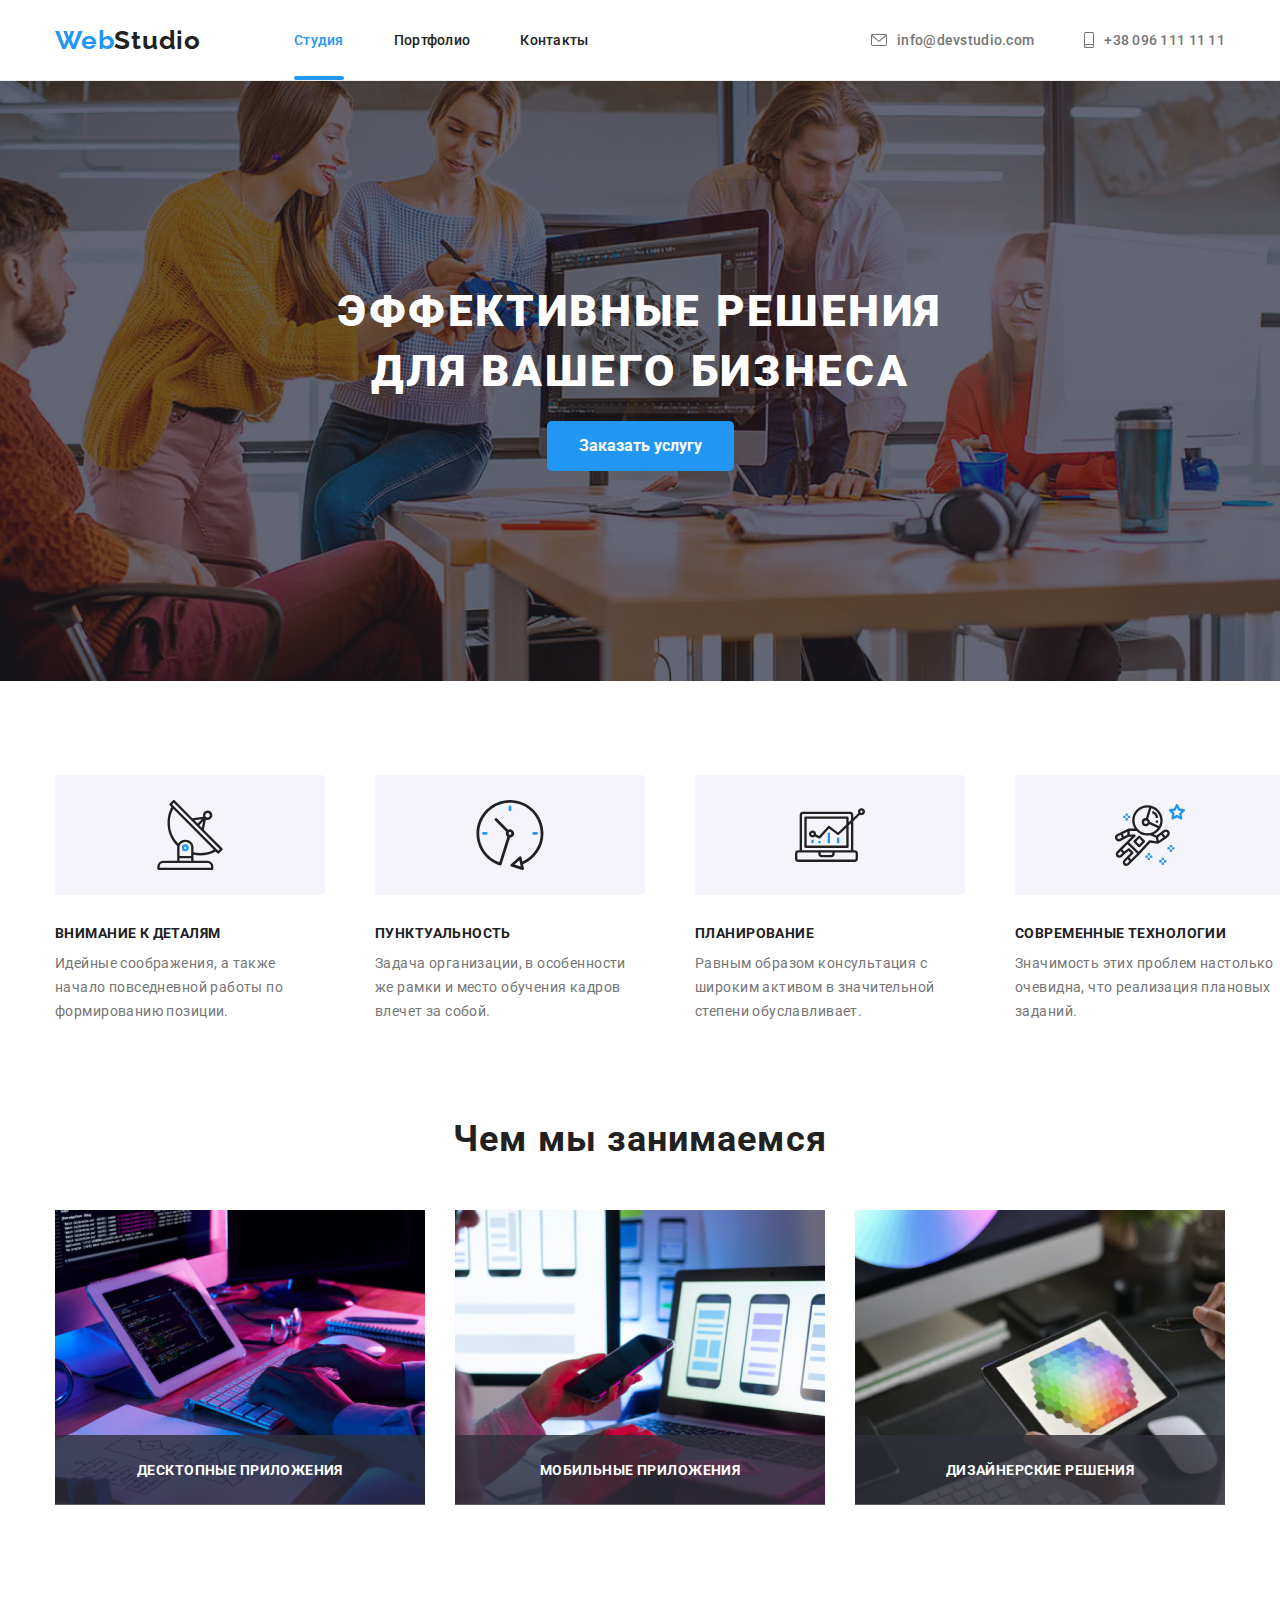
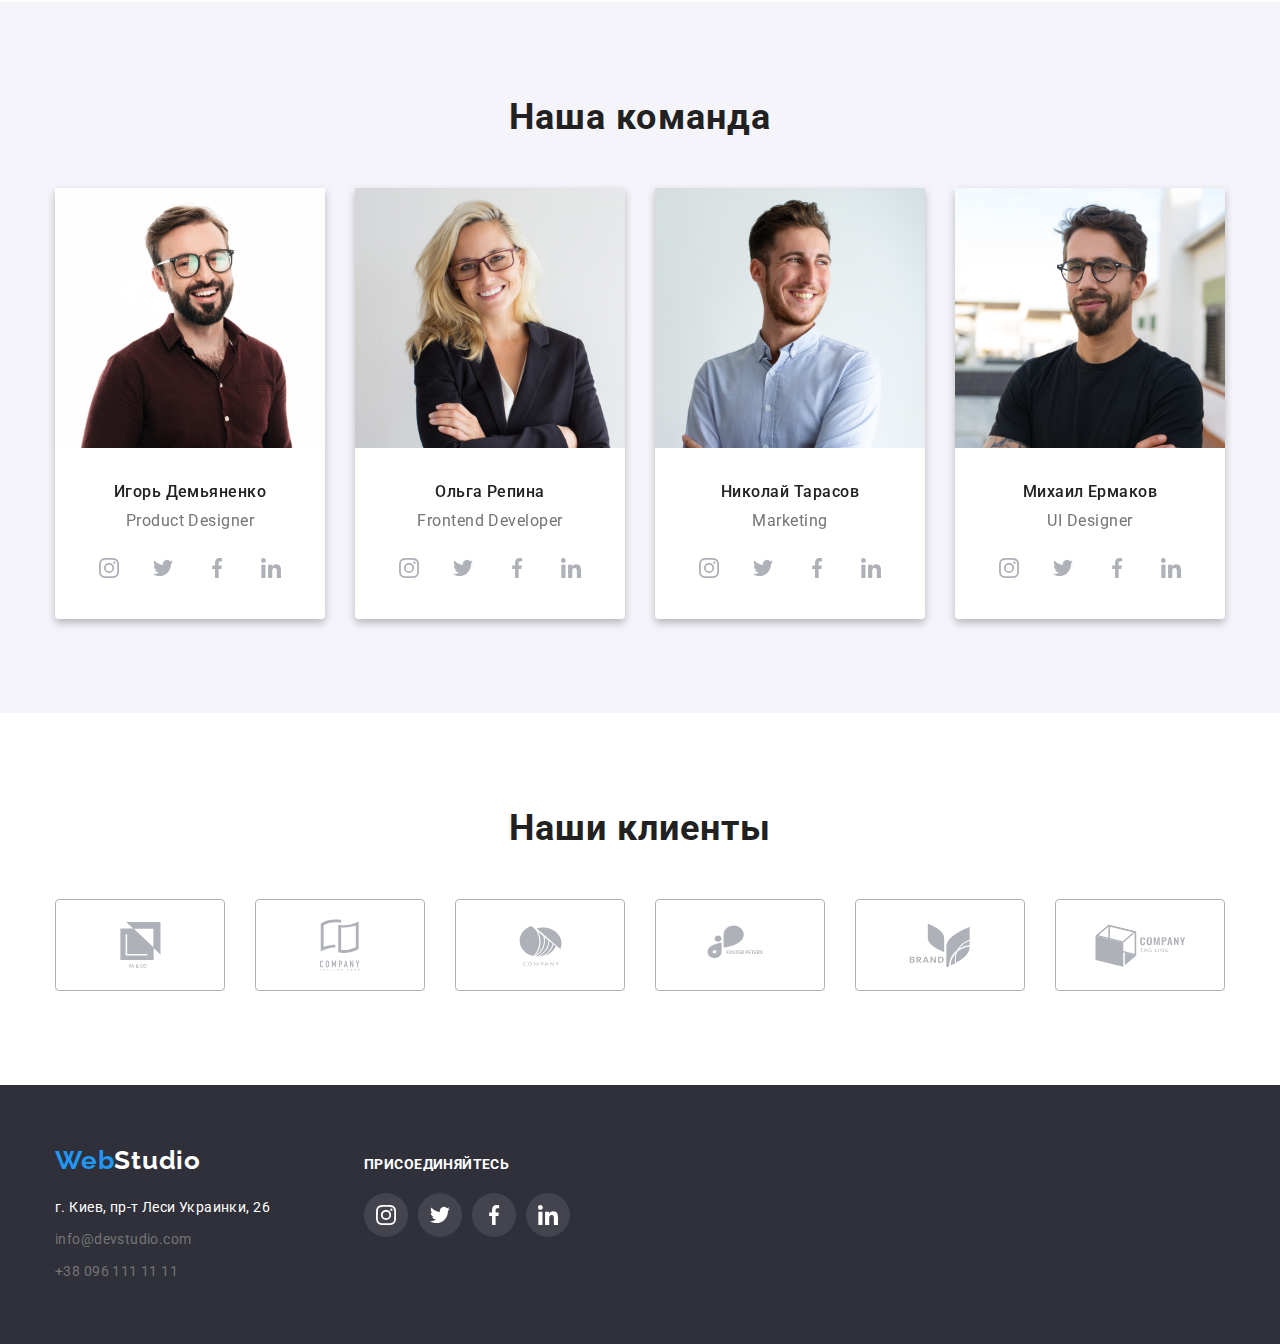
<file: index.html>
<!DOCTYPE html>
<html lang="en">
<head>
    <meta charset="UTF-8">
    <meta http-equiv="X-UA-Compatible" content="IE=edge">
    <meta name="viewport" content="width=device-width, initial-scale=1.0">
    <title>WebStudio</title>
    <link rel="preconnect" href="https://fonts.gstatic.com">
    <link href="https://fonts.googleapis.com/css2?family=Raleway:wght@700&family=Roboto:wght@400;500;700;900&display=swap"
        rel="stylesheet">
    <link rel="stylesheet" href="https://cdnjs.cloudflare.com/ajax/libs/modern-normalize/1.0.0/modern-normalize.min.css">
    <link rel="stylesheet" href="./css/style.css">
</head>
<body>
    <!-- Header -->
    <header class="header">
        <div class="container header-section">
            <!-- Название/логотип компании -->
            <a href="./index.html" class="main-logo"><span class="first-part-of-main-logo">Web</span>Studio</a>
            <!-- Навигация по сайту -->
            <nav>
                <ul class="nav-list">
                    <li class="nav-list-parts">
                        <a href="./index.html" class="nav-links on-this-page">Студия</a>
                    </li>
                    <li class="nav-list-parts">
                        <a href="./portfolio.html" class="nav-links">Портфолио</a>
                    </li>
                    <li class="nav-list-parts">
                        <a href="" class="nav-links">Контакты</a>
                    </li>
                </ul>
            </nav>
            <!-- Контакты -->
            <ul class="contact-list">
                <li class="contact-list-parts">
                    <a href="malito:info@devstudio.com" class="contact-links">
                        <svg class="contact-links-icons" width="16" height="12">
                            <use href="./images/icons.svg#icon-mail"></use>
                        </svg>
                        info@devstudio.com
                    </a>
                </li>
                <li class="contact-list-parts">
                    <a href="tel:+380961111111" class="contact-links">
                        <svg class="contact-links-icons" width="10" height="16">
                            <use href="./images/icons.svg#icon-smartphone"></use>
                        </svg>
                        +38 096 111 11 11
                    </a>
                </li>
            </ul>
        </div>
    </header>
    <!-- Main -->
    <main>
        <!-- Секция - главный посыл -->
        <section class="service">
            <div class="hero-section">
                <h1 class="main-message">Эффективные решения<br>для вашего бизнеса</h1> 
                <button type="button" class="order-service-button" data-modal-open>Заказать услугу</button>
            </div>
            <div class="backdrop is-hidden" data-modal>
                <div class="modal">
                    <button class="modal-close-button" data-modal-close>
                        <svg class="modal-close-icon" width="18px" height="18px">
                           <use href="./images/icons.svg#icon-close-button"></use> 
                        </svg>
                    </button>
                </div>
            </div>
        </section>
        <!-- Секция - Чем мы занимаемся -->
        <section class="our-values">
            <div class="container">
                <div class="our-values-section">
                    <ul class="our-value-list">
                        <li class="our-value-parts">
                            <div class="our-value-container-for-icon">
                                <svg class="our-value-icons">
                                    <use href="./images/icons.svg#icon-our-value-satellite"></use>
                                </svg>
                            </div>
                            <h3 class="our-value-headers">Внимание к деталям</h3>
                            <p class="our-value-descriptions">Идейные соображения, а также начало повседневной работы по формированию позиции.</p>
                        </li>
                        <li class="our-value-parts">
                            <div class="our-value-container-for-icon">
                                <svg class="our-value-icons">
                                    <use href="./images/icons.svg#icon-our-value-clock"></use>
                                </svg>
                            </div>
                            <h3 class="our-value-headers">Пунктуальность</h3>
                            <p class="our-value-descriptions">Задача организации, в особенности же рамки и место обучения кадров влечет за собой.</p>
                        </li>
                        <li class="our-value-parts">
                            <div class="our-value-container-for-icon">
                                <svg class="our-value-icons">
                                    <use href="./images/icons.svg#icon-our-value-computer"></use>
                                </svg>
                            </div>
                            <h3 class="our-value-headers">Планирование</h3>
                            <p class="our-value-descriptions">Равным образом консультация с широким активом в значительной степени обуславливает.</p>
                        </li>
                        <li class="our-value-parts">
                            <div class="our-value-container-for-icon">
                                <svg class="our-value-icons">
                                    <use href="./images/icons.svg#icon-our-value-astronaut"></use>
                                </svg>
                            </div>
                            <h3 class="our-value-headers">Современные технологии</h3>
                            <p class="our-value-descriptions">Значимость этих проблем настолько очевидна, что реализация плановых заданий.</p>
                        </li>
                    </ul>
                </div>
                <div class="what-we-do-section">
                    <h3 class="what-we-do-header">Чем мы занимаемся</h3>    
                    <ul class="what-we-do-list">
                        <li class="what-we-do-parts">
                            <img src="./images/what-we-do/box1.jpg" alt="Чем мы занимаемся1" width="370" height="294">
                            <div class="what-we-do-overlay-img">
                                <p class="what-we-do-overlay-text">Десктопные приложения</p>
                            </div>
                        </li>
                        <li class="what-we-do-parts">
                            <img src="./images/what-we-do/box2.jpg" alt="Чем мы занимаемся2" width="370" height="294">
                            <div class="what-we-do-overlay-img">
                                <p class="what-we-do-overlay-text">Мобильные приложения</p>
                            </div>
                        </li>
                        <li class="what-we-do-parts">
                            <img src="./images/what-we-do/box3.jpg" alt="Чем мы занимаемся3" width="370" height="294">
                            <div class="what-we-do-overlay-img">
                                <p class="what-we-do-overlay-text">Дизайнерские решения</p>
                            </div>
                        </li>
                    </ul>
                </div>
            </div>
        </section>
        <!-- Секция - Наша команда -->
        <section class="our-team">
            <div class="container">
                <div class="our-team-section">
                    <h2 class="our-team-header">Наша команда</h2>
                    <ul class="our-team-list">
                        <li class="our-team-cards">
                            <img class="our-team-photos" src="./images/our-team/img1.jpg" alt="Игорь Демьяненко" width="270" height="260">
                            <h3 class="our-team-members">Игорь Демьяненко</h3>
                            <p class="our-team-member-positions">Product Designer</p>
                            <ul class="socialmedia-list">
                                <li class="socialmedia-parts">
                                    <a href="#" class="socialmedia-links">
                                        <svg class="socialmedia-icons">
                                            <use href="./images/icons.svg#icon-instagram"></use>
                                        </svg>
                                    </a>
                                </li>
                                <li class="socialmedia-parts">
                                    <a href="#" class="socialmedia-links">
                                        <svg class="socialmedia-icons">
                                            <use href="./images/icons.svg#icon-twitter"></use>
                                        </svg>
                                    </a>
                                </li>
                                <li class="socialmedia-parts">
                                    <a href="#" class="socialmedia-links">
                                        <svg class="socialmedia-icons">
                                            <use href="./images/icons.svg#icon-facebook"></use>
                                        </svg>
                                    </a>
                                </li>
                                <li class="socialmedia-parts">
                                    <a href="#" class="socialmedia-links">
                                        <svg class="socialmedia-icons">
                                            <use href="./images/icons.svg#icon-linkedin"></use>
                                        </svg>
                                    </a>
                                </li>
                            </ul>
                        </li>
                        <li class="our-team-cards">
                            <img class="our-team-photos" src="./images/our-team/img2.jpg" alt="Ольга Репина" width="270" height="260">
                            <h3 class="our-team-members">Ольга Репина</h3>
                            <p class="our-team-member-positions">Frontend Developer</p>
                            <ul class="socialmedia-list">
                                <li class="socialmedia-parts">
                                    <a href="#" class="socialmedia-links">
                                        <svg class="socialmedia-icons">
                                            <use href="./images/icons.svg#icon-instagram"></use>
                                        </svg>
                                    </a>
                                </li>
                                <li class="socialmedia-parts">
                                    <a href="#" class="socialmedia-links">
                                        <svg class="socialmedia-icons">
                                            <use href="./images/icons.svg#icon-twitter"></use>
                                        </svg>
                                    </a>
                                </li>
                                <li class="socialmedia-parts">
                                    <a href="#" class="socialmedia-links">
                                        <svg class="socialmedia-icons">
                                            <use href="./images/icons.svg#icon-facebook"></use>
                                        </svg>
                                    </a>
                                </li>
                                <li class="socialmedia-parts">
                                    <a href="#" class="socialmedia-links">
                                        <svg class="socialmedia-icons">
                                            <use href="./images/icons.svg#icon-linkedin"></use>
                                        </svg>
                                    </a>
                                </li>
                            </ul>
                        </li>
                        <li class="our-team-cards">
                            <img class="our-team-photos" src="./images/our-team/img3.jpg" alt="Николай Тарасов" width="270" height="260">
                            <h3 class="our-team-members">Николай Тарасов</h3>
                            <p class="our-team-member-positions">Marketing</p>
                            <ul class="socialmedia-list">
                                <li class="socialmedia-parts">
                                    <a href="#" class="socialmedia-links">
                                        <svg class="socialmedia-icons">
                                            <use href="./images/icons.svg#icon-instagram"></use>
                                        </svg>
                                    </a>
                                </li>
                                <li class="socialmedia-parts">
                                    <a href="#" class="socialmedia-links">
                                        <svg class="socialmedia-icons">
                                            <use href="./images/icons.svg#icon-twitter"></use>
                                        </svg>
                                    </a>
                                </li>
                                <li class="socialmedia-parts">
                                    <a href="#" class="socialmedia-links">
                                        <svg class="socialmedia-icons">
                                            <use href="./images/icons.svg#icon-facebook"></use>
                                        </svg>
                                    </a>
                                </li>
                                <li class="socialmedia-parts">
                                    <a href="#" class="socialmedia-links">
                                        <svg class="socialmedia-icons">
                                            <use href="./images/icons.svg#icon-linkedin"></use>
                                        </svg>
                                    </a>
                                </li>
                            </ul>
                        </li>
                        <li class="our-team-cards">
                            <img class="our-team-photos" src="./images/our-team/img4.jpg" alt="Михаил Ермаков" width="270" height="260">
                            <h3 class="our-team-members">Михаил Ермаков</h3>
                            <p class="our-team-member-positions">UI Designer</p>
                            <ul class="socialmedia-list">
                                <li class="socialmedia-parts">
                                    <a href="#" class="socialmedia-links">
                                        <svg class="socialmedia-icons">
                                            <use href="./images/icons.svg#icon-instagram"></use>
                                        </svg>
                                    </a>
                                </li>
                                <li class="socialmedia-parts">
                                    <a href="#" class="socialmedia-links">
                                        <svg class="socialmedia-icons">
                                            <use href="./images/icons.svg#icon-twitter"></use>
                                        </svg>
                                    </a>
                                </li>
                                <li class="socialmedia-parts">
                                    <a href="#" class="socialmedia-links">
                                        <svg class="socialmedia-icons">
                                            <use href="./images/icons.svg#icon-facebook"></use>
                                        </svg>
                                    </a>
                                </li>
                                <li class="socialmedia-parts">
                                    <a href="#" class="socialmedia-links">
                                        <svg class="socialmedia-icons">
                                            <use href="./images/icons.svg#icon-linkedin"></use>
                                        </svg>
                                    </a>
                                </li>
                            </ul>
                        </li>
                    </ul>
                </div>
            </div>
        </section>
        <section class="our-clients-section">
            <div class="container">
                <h3 class="our-clients-header">Наши клиенты</h3>
                <ul class="our-clients-list">
                    <li class="our-clients-parts">
                        <a href="#" class="our-clients-links">
                            <svg class="our-clients-icons" width="41px" height="46px">
                                <use href="./images/icons.svg#icon-client1"></use>
                            </svg>
                        </a>
                    </li>   
                    <li class="our-clients-parts">
                        <a href="#" class="our-clients-links">
                            <svg class="our-clients-icons" width="40px" height="52px">
                                <use href="./images/icons.svg#icon-client2"></use>
                            </svg>
                        </a>
                    </li>
                    <li class="our-clients-parts">
                        <a href="#" class="our-clients-links">
                            <svg class="our-clients-icons" width="43px" height="41px">
                                <use href="./images/icons.svg#icon-client3"></use>
                            </svg>
                        </a>
                    </li>
                    <li class="our-clients-parts">
                        <a href="#" class="our-clients-links">
                            <svg class="our-clients-icons" width="84px" height="40px">
                                <use href="./images/icons.svg#icon-client4"></use>
                            </svg>
                        </a>
                    </li>
                    <li class="our-clients-parts">
                        <a href="#" class="our-clients-links">
                            <svg class="our-clients-icons" width="62px" height="45px">
                                <use href="./images/icons.svg#icon-client5"></use>
                            </svg>
                        </a>
                    </li>
                    <li class="our-clients-parts">
                        <a href="#" class="our-clients-links">
                            <svg class="our-clients-icons" width="93px" height="43px">
                                <use href="./images/icons.svg#icon-client6"></use>
                            </svg>
                        </a>
                    </li>
                </ul>
            </div>
        </section>
    </main>
    <!-- Footer -->
    <footer class="footer">
        <div class="container footer-parts">
            <div class="addresses-footer-part">
                <a href="" class="main-logo-in-footer"><span class="first-part-of-main-logo">Web</span><span class="second-part-of-main-logo">Studio</span></a>
                    <address>
                        <ul class="footer-addresses-list">
                            <li class="footer-addresses-parts">
                                <a href="" class="footer-contact-links"><span class="address-color">г. Киев, пр-т Леси Украинки, 26</span></a>
                            </li>
                            <li class="footer-addresses-parts">
                                <a  href="malito:info@devstudio.com" class="footer-contact-links">info@devstudio.com</a>
                            </li>   
                            <li class="footer-addresses-parts">
                                <a href="tel:+380961111111" class="footer-contact-links">+38 096 111 11 11</a>
                            </li>
                        </ul>
                    </address>
            </div>
            <div class="subscribe-footer-part">
                <h2 class="subscribe-header">Присоединяйтесь</h2>
                <ul class="socialmedia-list-footer">
                    <li class="socialmedia-parts-footer">
                        <a href="#" class="socialmedia-links-footer">
                            <svg class="socialmedia-icons-footer">
                                <use href="./images/icons.svg#icon-instagram"></use>
                            </svg>
                        </a>
                    </li>
                    <li class="socialmedia-parts-footer">
                        <a href="#" class="socialmedia-links-footer">
                            <svg class="socialmedia-icons-footer">
                                <use href="./images/icons.svg#icon-twitter"></use>
                            </svg>
                        </a>
                    </li>
                    <li class="socialmedia-parts-footer">
                        <a href="#" class="socialmedia-links-footer">
                            <svg class="socialmedia-icons-footer">
                                <use href="./images/icons.svg#icon-facebook"></use>
                            </svg>
                        </a>
                    </li>
                    <li class="socialmedia-parts-footer">
                        <a href="#" class="socialmedia-links-footer">
                            <svg class="socialmedia-icons-footer">
                                <use href="./images/icons.svg#icon-linkedin"></use>
                            </svg>
                        </a>
                    </li>
                </ul>
            </div>
        </div>
    </footer>   
    <script src="./js/modal.js"></script>
</body>
</html>
</file>
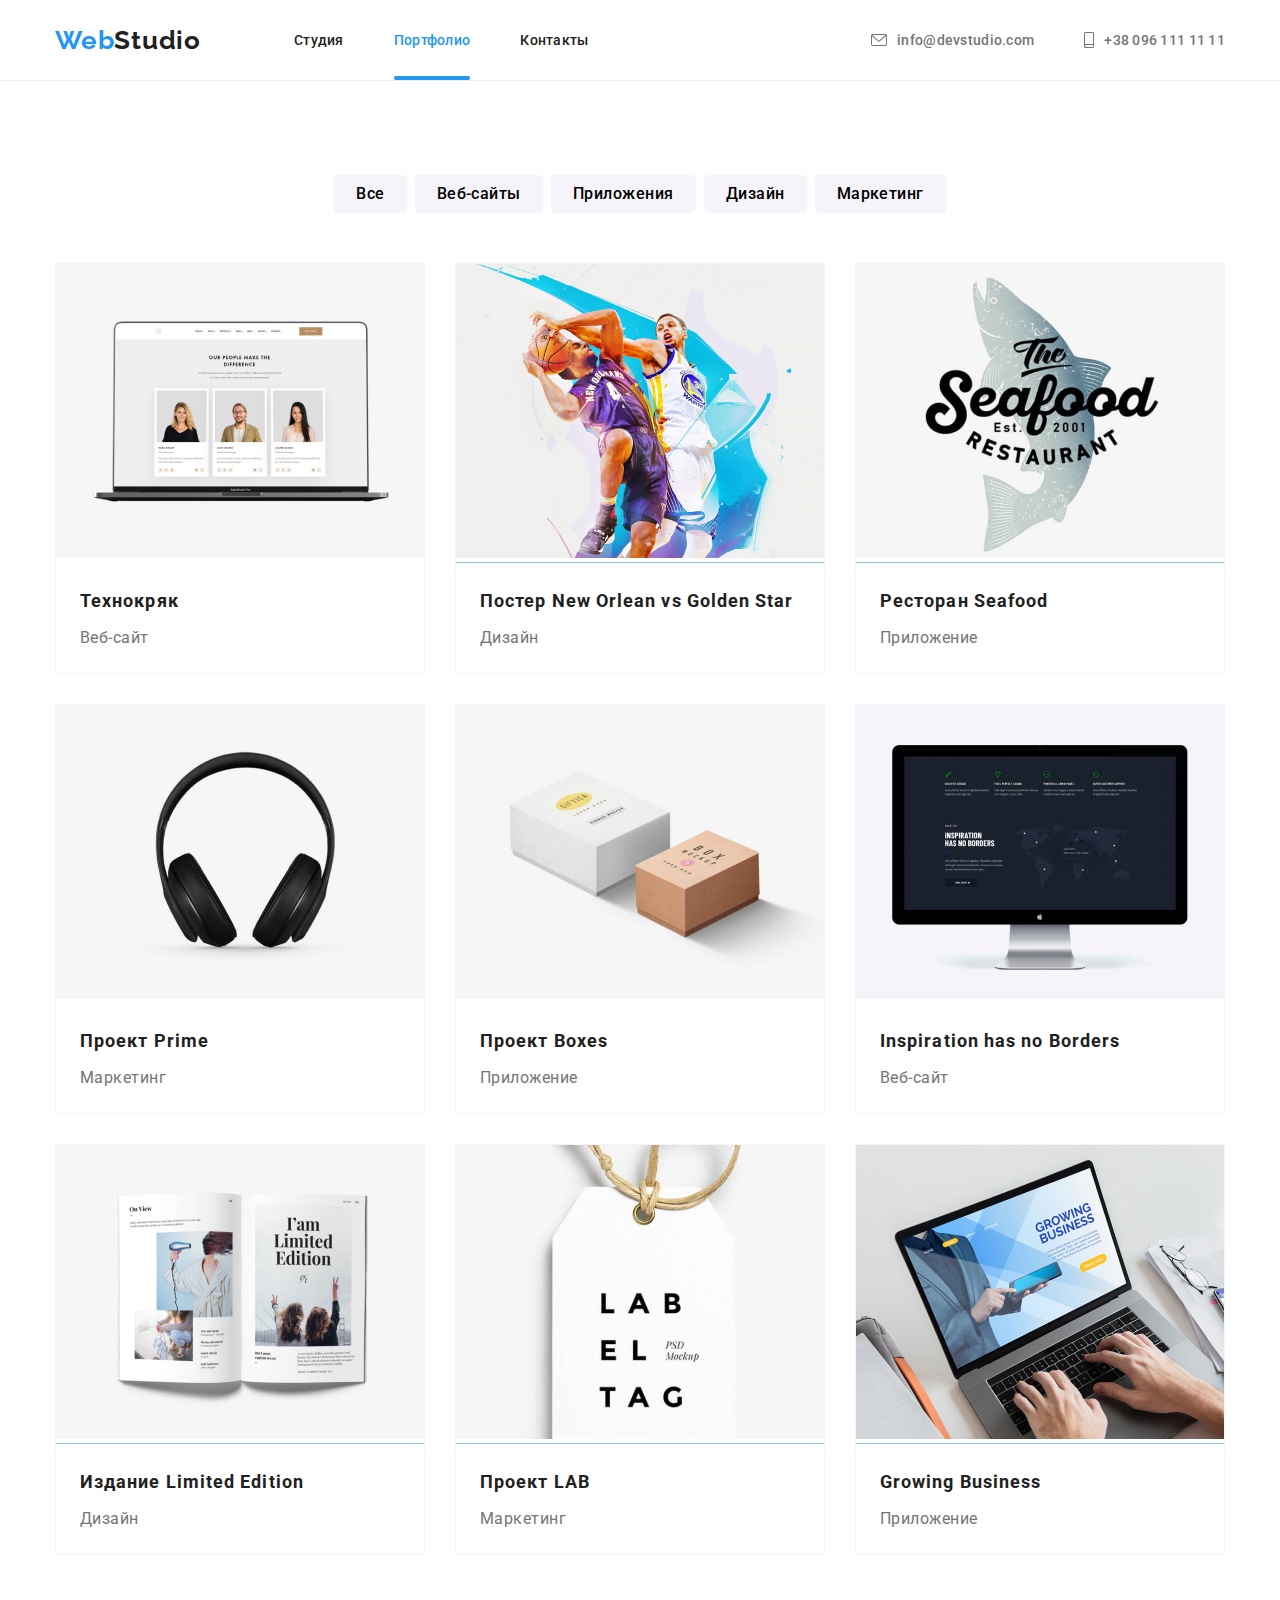
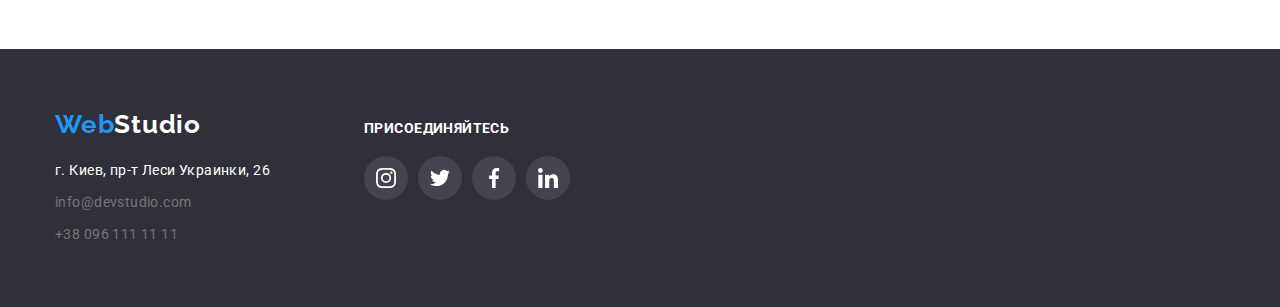
<file: portfolio.html>
<!DOCTYPE html>
<html lang="en">
<head>
    <meta charset="UTF-8">
    <meta http-equiv="X-UA-Compatible" content="IE=edge">
    <meta name="viewport" content="width=device-width, initial-scale=1.0">
    <title>Document</title>
    <link rel="preconnect" href="https://fonts.gstatic.com">
    <link href="https://fonts.googleapis.com/css2?family=Raleway:wght@700&family=Roboto:wght@400;500;700;900&display=swap"
        rel="stylesheet">
        <link rel="stylesheet" href="https://cdnjs.cloudflare.com/ajax/libs/modern-normalize/1.0.0/modern-normalize.min.css">
    <link rel="stylesheet" href="./css/style.css">
</head>
<body>
    <!-- Header -->
    <header class="header">
        <div class="container header-section">
            <!-- Название/логотип компании -->
            <a href="./index.html" class="main-logo"><span class="first-part-of-main-logo">Web</span>Studio</a>
            <!-- Навигация по сайту -->
            <nav>
                <ul class="nav-list">
                    <li class="nav-list-parts">
                        <a href="./index.html" class="nav-links">Студия</a>
                    </li>
                    <li class="nav-list-parts">
                        <a href="./portfolio.html" class="nav-links on-this-page">Портфолио</a>
                    </li>
                    <li class="nav-list-parts">
                        <a href="" class="nav-links">Контакты</a>
                    </li>
                </ul>
            </nav>
            <!-- Контакты -->
            <ul class="contact-list">
                <li class="contact-list-parts">
                    <a href="malito:info@devstudio.com" class="contact-links">
                        <svg class="contact-links-icons" width="16" height="12">
                            <use href="./images/icons.svg#icon-mail"></use>
                        </svg>
                        info@devstudio.com
                    </a>
                </li>
                <li class="contact-list-parts">
                    <a href="tel:+380961111111" class="contact-links">
                        <svg class="contact-links-icons" width="10" height="16">
                            <use href="./images/icons.svg#icon-smartphone"></use>
                        </svg>
                        +38 096 111 11 11
                    </a>
                </li>
            </ul>
        </div>
    </header>
    <!-- Main -->
    <main>
        <section class="all-projects">
            <div class="container all-projects-section">
                <ul class="project-button-list">
                    <li class="project-button-parts">
                        <button type="button" class="project-buttons">Все</button>
                    </li>
                    <li class="project-button-parts">
                        <button type="button" class="project-buttons">Веб-сайты</button>
                    </li>
                    <li class="project-button-parts">
                        <button type="button" class="project-buttons">Приложения</button>
                    </li>
                    <li class="project-button-parts">
                        <button type="button" class="project-buttons">Дизайн</button>
                    </li>
                    <li class="project-button-parts">
                        <button type="button" class="project-buttons">Маркетинг</button>
                    </li>
                </ul>
                <ul class="project-list">
                    <li class="project-parts">
                        <div class="project-overlay-img">
                            <img src="./images/all-projects/img1.jpg" alt="img1" width="370" height="294">
                            <p class="project-overlay-text">Технокряк это современная площадка распространения коронавируса. Компании используют эту платформу для цифрового
                            шпионажа и атак на защищённые сервера конкурентов.Технокряк это современная площадка распространения коронавируса. Компании используют эту
                            платформу для цифрового шпионажа и атак на защищённые сервера конкурентов.</p>
                        </div>
                        <div class="project-about">
                            <h3 class="project-headers">Технокряк</h3>
                            <p class="project-types">Веб-сайт</p>
                        </div>
                    </li>
                    <li class="project-parts">
                        <div class="project-overlay-img">
                            <img src="./images/all-projects/img2.jpg" alt="img2" width="370" height="294">
                             <p class="project-overlay-text">Технокряк это современная площадка распространения коронавируса. Компании используют эту платформу для цифрового
                            шпионажа и атак на защищённые сервера конкурентов.</p>
                        </div>
                        <div class="project-about">
                            <h3 class="project-headers">Постер New Orlean vs Golden Star</h3>
                            <p class="project-types">Дизайн</p>
                        </div>
                    </li>
                    <li class="project-parts">
                        <div class="project-overlay-img">
                            <img src="./images/all-projects/img3.jpg" alt="img3" width="370" height="294">
                            <p class="project-overlay-text">Технокряк это современная площадка распространения коронавируса. Компании используют эту платформу для цифрового
                            шпионажа и атак на защищённые сервера конкурентов.</p>
                        </div>
                        <div class="project-about">
                            <h3 class="project-headers">Ресторан Seafood</h3>
                            <p class="project-types">Приложение</p>
                        </div>
                    </li>
                    <li class="project-parts">
                        <div class="project-overlay-img">
                            <img src="./images/all-projects/img4.jpg" alt="img4" width="370" height="294">
                             <p class="project-overlay-text">Технокряк это современная площадка распространения коронавируса. Компании используют эту
                            платформу для цифрового шпионажа и атак на защищённые сервера конкурентов.</p>
                        </div>
                        <div class="project-about">
                            <h3 class="project-headers">Проект Prime</h3>
                            <p class="project-types">Маркетинг</p>
                        </div>
                    </li>
                    <li class="project-parts">
                        <div class="project-overlay-img">
                            <img src="./images/all-projects/img5.jpg" alt="img5" width="370" height="294">
                            <p class="project-overlay-text">Технокряк это современная площадка распространения коронавируса. Компании используют эту платформу для цифрового
                            шпионажа и атак на защищённые сервера конкурентов.</p>
                        </div>
                        <div class="project-about">
                            <h3 class="project-headers">Проект Boxes</h3>
                            <p class="project-types">Приложение</p>
                        </div>
                    </li>
                    <li class="project-parts">
                        <div class="project-overlay-img">
                            <img src="./images/all-projects/img6.jpg" alt="img6" width="370" height="294">
                            <p class="project-overlay-text">Технокряк это современная площадка распространения коронавируса. Компании используют эту
                            платформу для цифрового шпионажа и атак на защищённые сервера конкурентов.</p>
                        </div>
                        <div class="project-about">
                            <h3 class="project-headers">Inspiration has no Borders</h3>
                            <p class="project-types">Веб-сайт</p>
                        </div>
                    </li>
                    <li class="project-parts">
                        <div class="project-overlay-img">
                            <img src="./images/all-projects/img7.jpg" alt="img7" width="370" height="294">
                            <p class="project-overlay-text">Технокряк это современная площадка распространения коронавируса. Компании используют эту платформу для цифрового
                            шпионажа и атак на защищённые сервера конкурентов.</p>
                        </div>
                        <div class="project-about">
                            <h3 class="project-headers">Издание Limited Edition</h3>
                            <p class="project-types">Дизайн</p>
                        </div>
                    </li>
                    <li class="project-parts">
                        <div class="project-overlay-img">
                            <img src="./images/all-projects/img8.jpg" alt="img8" width="370" height="294">
                            <p class="project-overlay-text">Технокряк это современная площадка распространения коронавируса. Компании используют эту платформу для цифрового
                            шпионажа и атак на защищённые сервера конкурентов.</p>
                        </div>
                        <div class="project-about">
                            <h3 class="project-headers">Проект LAB</h3>
                            <p class="project-types">Маркетинг</p>
                        </div>
                    </li>
                    <li class="project-parts">
                        <div class="project-overlay-img">
                            <img src="./images/all-projects/img9.jpg" alt="img9" width="370" height="294">
                            <p class="project-overlay-text">Технокряк это современная площадка распространения коронавируса. Компании используют эту платформу для цифрового
                            шпионажа и атак на защищённые сервера конкурентов.</p>
                        </div>
                        <div class="project-about">
                            <h3 class="project-headers">Growing Business</h3>
                            <p class="project-types">Приложение</p>
                        </div>
                    </li>
                </ul>
            </div>
        </section>
    </main>
    <!-- Footer -->
    <footer class="footer">
        <div class="container footer-parts">
            <div class="addresses-footer-part">
                <a href="" class="main-logo-in-footer"><span class="first-part-of-main-logo">Web</span><span
                        class="second-part-of-main-logo">Studio</span></a>
                <address>
                    <ul class="footer-addresses-list">
                        <li class="footer-addresses-parts">
                            <a href="" class="footer-contact-links"><span class="address-color">г. Киев, пр-т Леси Украинки,
                                    26</span></a>
                        </li>
                        <li class="footer-addresses-parts">
                            <a href="malito:info@devstudio.com" class="footer-contact-links">info@devstudio.com</a>
                        </li>
                        <li class="footer-addresses-parts">
                            <a href="tel:+380961111111" class="footer-contact-links">+38 096 111 11 11</a>
                        </li>
                    </ul>
                </address>
            </div>
            <div class="subscribe-footer-part">
                <h2 class="subscribe-header">Присоединяйтесь</h2>
                <ul class="socialmedia-list-footer">
                    <li class="socialmedia-parts-footer">
                        <a href="#" class="socialmedia-links-footer">
                            <svg class="socialmedia-icons-footer">
                                <use href="./images/icons.svg#icon-instagram"></use>
                            </svg>
                        </a>
                    </li>
                    <li class="socialmedia-parts-footer">
                        <a href="#" class="socialmedia-links-footer">
                            <svg class="socialmedia-icons-footer">
                                <use href="./images/icons.svg#icon-twitter"></use>
                            </svg>
                        </a>
                    </li>
                    <li class="socialmedia-parts-footer">
                        <a href="#" class="socialmedia-links-footer">
                            <svg class="socialmedia-icons-footer">
                                <use href="./images/icons.svg#icon-facebook"></use>
                            </svg>
                        </a>
                    </li>
                    <li class="socialmedia-parts-footer">
                        <a href="#" class="socialmedia-links-footer">
                            <svg class="socialmedia-icons-footer">
                                <use href="./images/icons.svg#icon-linkedin"></use>
                            </svg>
                        </a>
                    </li>
                </ul>
            </div>
        </div>
    </footer>
</body>
</html>
</file>
<file: css/style.css>
:root {
  --blue: #2196f3;
  --black: #212121;
  --light-grey: #757575;
  --very-light-grey: #f5f4fa;
  --grey: #2f303a;
  --white: #fff;
  --main-font: "Roboto", sans-serif;
  --logo-font: "Raleway", sans-serif;
}

* {
  margin: 0;
  padding: 0;
}

ul {
  list-style: none;
}

body {
  font-family: var(--main-font);
  color: var(--black);
}

.container {
  width: 1200px;
  padding-left: 15px;
  padding-right: 15px;
  margin-left: auto;
  margin-right: auto;
  /* margin: 0 auto; */
}

a {
  color: inherit;
  text-decoration: none;
}

/* header styles */
.header-section {
  display: flex;
  align-items: center;
}

.header {
  background-color: var(--white);
  border-bottom: 1px solid #ececec;
}

/* logo*/
.main-logo {
  font-family: var(--logo-font);
  font-size: 26px;
  font-weight: 700;
  line-height: 1.173;
  letter-spacing: 0.03em;
  margin-right: 93px;
  padding-top: 24px;
  padding-bottom: 24px;
}

.first-part-of-main-logo {
  color: var(--blue);
}

/* nav list */
.nav-list {
  display: flex;
}

.nav-list-parts + .nav-list-parts {
  margin-left: 50px;
}

.nav-links {
  font-family: var(--main-font);
  font-style: normal;
  font-weight: 500;
  font-size: 14px;
  line-height: 1.172;
  letter-spacing: 0.02em;
  display: block;
  padding-top: 32px;
  padding-bottom: 32px;

  position: relative;

  /* анимация */
  transition-property: color;
  transition-duration: 250ms;
  transition-timing-function: cubic-bezier(0.4, 0, 0.2, 1);
}

.nav-links::after {
  position: absolute;
  content: "";
  left: 0;
  bottom: 0;
  width: 100%;
  height: 4px;
  background-color: var(--blue);
  border-radius: 2px;

  opacity: 0;

  transition-property: opacity;
  transition-duration: 250ms;
  transition-timing-function: cubic-bezier(0.4, 0, 0.2, 1);
}

.nav-links:hover::after {
  opacity: 1;
}

/* я на этой странице */

.on-this-page {
  color: var(--blue);
  position: relative;
}

.on-this-page::after {
  display: block;
  position: absolute;
  content: "";
  left: 0;
  bottom: 0;
  width: 100%;
  height: 4px;
  background-color: var(--blue);
  border-radius: 2px;
  opacity: 1;
}

/* contact-list */
.contact-list {
  display: flex;
  margin-left: auto;
}

.contact-list-parts + .contact-list-parts {
  margin-left: 50px;
}

.contact-links {
  color: var(--light-grey);
  font-family: var(--main-font);
  font-style: normal;
  font-weight: 500;
  font-size: 14px;
  line-height: 1.172;
  letter-spacing: 0.02em;
  display: block;
  padding-top: 32px;
  padding-bottom: 32px;
  display: inline-flex;
  align-items: center;

  /* анимация */
  transition-property: color;
  transition-duration: 250ms;
  transition-timing-function: cubic-bezier(0.4, 0, 0.2, 1);
}

.contact-links-icons {
  fill: currentColor;
  margin-right: 10px;
}

/* ПСЕВДОЭЛЕМЕНТЫ */

/*
.contact-links-mail::before,
.contact-links-phone::before {
  content: "";
  display: inline-flex;
  margin-right: 10px;
}

.contact-links-mail::before {
  background-image: url(../images/all-icons/mail.svg);
  width: 16px;
  height: 12px;
}

.contact-links-phone::before {
  background-image: url(../images/all-icons/smartphone.svg);
  width: 10px;
  height: 16px;
}
*/

/* изменение цвета при наведении */
.nav-links:focus,
.nav-links:hover,
.contact-links:focus,
.contact-links:hover {
  color: var(--blue);
}

/* Основная часть */

/* Секция - главный посыл */
.service {
  background-color: white;
}

.hero-section {
  padding-top: 200px;
  padding-bottom: 200px;
  text-align: center;
  max-width: 1600px;
  height: 600px;
  margin-left: auto;
  margin-right: auto;
  background-image: linear-gradient(
      to right,
      rgba(47, 48, 58, 0.4),
      rgba(47, 48, 58, 0.4)
    ),
    url(../images/hero-img.jpg);
  background-repeat: no-repeat;
  background-position: center;
  background-size: cover;
}

.main-message {
  color: white;
  font-weight: 900;
  font-size: 44px;
  line-height: 60px;
  letter-spacing: 0.06em;
  text-transform: uppercase;
  margin-bottom: 20px;
}

.order-service-button {
  font-family: var(--main-font);
  background-color: var(--blue);
  color: white;
  font-size: 16px;
  line-height: 1.875;
  font-weight: 700;
  border: 0;
  border-radius: 5px;
  padding: 10px 32px;
  cursor: pointer;
}

/* модалка */
.backdrop {
  position: fixed;
  top: 0;
  left: 0;
  width: 100%;
  height: 100%;
  background-color: rgba(0, 0, 0, 0.2);
  z-index: 1;
  opacity: 1;
  transition: opacity 250ms cubic-bezier(0.4, 0, 0.2, 1);
}

.is-hidden {
  opacity: 0;
  pointer-events: none;
}

.modal {
  position: absolute;
  top: 50%;
  left: 50%;
  transform: translate(-50%, -50%);
  min-width: 528px;
  min-height: 581px;
  background-color: white;
}

/* кнопка закрыть модальное окно */
.modal-close-button {
  position: absolute;
  top: 8px;
  right: 8px;
  width: 30px;
  height: 30px;
  border: 1px solid #e6e6e6;
  border-radius: 50%;
  background-color: white;
  display: flex;
  justify-content: center;
  align-items: center;
  cursor: pointer;
}

/* our-values */
.our-values {
  background-color: var(--white);
}

.our-values-section {
  padding-top: 94px;
  padding-bottom: 94px;
}

.our-value-list {
  display: flex;
}

.our-value-parts + .our-value-parts {
  margin-left: 50px;
}

.our-value-container-for-icon {
  background-color: var(--very-light-grey);
  width: 270px;
  height: 120px;
  border-radius: 4px;
  margin-bottom: 30px;
  display: flex;
  justify-content: center;
  align-items: center;
}

.our-value-icons {
  width: 70px;
  height: 70px;
}

.our-value-headers {
  font-style: normal;
  font-weight: 700;
  font-size: 14px;
  line-height: 1.172;
  letter-spacing: 0.03em;
  text-transform: uppercase;
  margin-bottom: 10px;
}

.our-value-descriptions {
  color: var(--light-grey);
  font-style: normal;
  font-weight: 400;
  font-size: 14px;
  line-height: 1.714;
  letter-spacing: 0.03em;
}

/* what-we-do */
.what-we-do-section {
  padding-bottom: 94px;
}

.what-we-do-header {
  font-style: normal;
  font-weight: 700;
  font-size: 36px;
  line-height: 1.171;
  text-align: center;
  letter-spacing: 0.03em;
  margin-bottom: 50px;
}

.what-we-do-list {
  display: flex;
}

.what-we-do-parts + .what-we-do-parts {
  margin-left: 30px;
}

.what-we-do-parts {
  position: relative;
}

.what-we-do-overlay-img {
  width: 370px;
  height: 70px;
  display: flex;
  justify-content: center;
  align-items: center;
  position: absolute;
  left: 0;
  bottom: 3px;
  background: rgba(47, 48, 58, 0.8);
}

.what-we-do-overlay-text {
  color: white;
  font-family: Roboto;
  font-style: normal;
  font-weight: 700;
  font-size: 14px;
  line-height: 1.19;
  text-align: center;
  letter-spacing: 0.03em;
  text-transform: uppercase;
}

/* Наша команда */
.our-team {
  background-color: var(--very-light-grey);
}

.our-team-section {
  padding-top: 94px;
  padding-bottom: 94px;
}

.our-team-list {
  display: flex;
}

.our-team-cards {
  background-color: white;
  border-radius: 0px 0px 4px 4px;
  filter: drop-shadow(0px 4px 4px rgba(0, 0, 0, 0.25));
}

.our-team-cards + .our-team-cards {
  margin-left: 30px;
}

.our-team-header {
  font-style: normal;
  font-weight: 700;
  font-size: 36px;
  line-height: 1.171;
  text-align: center;
  letter-spacing: 0.03em;
  margin-bottom: 50px;
}

.our-team-photos {
  margin-bottom: 30px;
}

.our-team-members {
  font-style: normal;
  font-weight: 500;
  font-size: 16px;
  line-height: 1.171;
  text-align: center;
  letter-spacing: 0.03em;
  margin-bottom: 10px;
}

.our-team-member-positions {
  color: var(--light-grey);
  font-style: normal;
  font-weight: 400;
  font-size: 16px;
  line-height: 1.171;
  text-align: center;
  letter-spacing: 0.03em;
  margin-bottom: 16px;
}

.socialmedia-list {
  display: flex;
  justify-content: center;
  margin: 0 auto;
  margin-bottom: 29px;
  justify-content: center;
}

.socialmedia-parts + .socialmedia-parts {
  margin-left: 10px;
}

.socialmedia-links {
  width: 44px;
  height: 44px;
  color: #afb1b8;
  border-radius: 50%;
  display: flex;
  justify-content: center;
  align-items: center;

  /* анимация */
  transition-property: background-color, color;
  transition-duration: 250ms;
  transition-timing-function: cubic-bezier(0.4, 0, 0.2, 1);
}

.socialmedia-links:hover {
  background-color: var(--blue);
  filter: drop-shadow(0px 4px 4px rgba(0, 0, 0, 0.25));
  color: white;
}

.socialmedia-icons {
  width: 20px;
  height: 20px;
  fill: currentColor;
}

.socialmedia-icons:hover {
  fill: currentColor;
}

/* Наши клиенты */
.our-clients-header {
  font-style: normal;
  font-weight: 700;
  font-size: 36px;
  line-height: 1.171;
  text-align: center;
  letter-spacing: 0.03em;
  margin-bottom: 50px;
}

.our-clients-section {
  padding-top: 94px;
  padding-bottom: 94px;
}

.our-clients-list {
  display: flex;
  justify-content: center;
  margin: 0 auto;
  justify-content: center;
}

.our-clients-parts + .our-clients-parts {
  margin-left: 30px;
}

.our-clients-links {
  width: 170px;
  height: 92px;
  color: #afb1b8;
  border: 1px solid #afb1b8;
  border-radius: 4px;
  display: flex;
  justify-content: center;
  align-items: center;

  /* анимация */
  transition-property: color, border;
  transition-duration: 250ms;
  transition-timing-function: cubic-bezier(0.4, 0, 0.2, 1);
}

.our-clients-links:hover {
  border: 1px solid var(--blue);
  border-radius: 4px;
  color: var(--blue);
}

.our-clients-icons {
  fill: currentColor;
}

/* футтер */
footer {
  background-color: var(--grey);
  padding-top: 60px;
  padding-bottom: 60px;
}

.main-logo-in-footer {
  display: block;
  margin-bottom: 20px;
}

.main-logo-in-footer {
  font-family: var(--logo-font);
  font-size: 26px;
  font-weight: 700;
  line-height: 1.173;
  letter-spacing: 0.03em;
  margin-right: 93px;
}

.second-part-of-main-logo {
  color: #fff;
}

.address-color {
  color: #fff;

  /* анимация */
  transition-property: color;
  transition-duration: 250ms;
  transition-timing-function: cubic-bezier(0.4, 0, 0.2, 1);
}

/*
.footer-addresses-parts + .footer-addresses-parts {
  margin-top: 8px;
}
*/

.footer-addresses-parts {
  margin-bottom: 8px;
}

.footer-addresses-parts:last-child {
  margin-bottom: 0;
}

.footer-contact-links {
  color: var(--light-grey);
  font-style: normal;
  font-weight: 400;
  font-size: 14px;
  line-height: 1.714;
  letter-spacing: 0.03em;

  /* анимация */
  transition-property: color;
  transition-duration: 250ms;
  transition-timing-function: cubic-bezier(0.4, 0, 0.2, 1);
}

.address-color:focus,
.address-color:hover {
  color: var(--blue);
}

.footer-contact-links:focus,
.footer-contact-links:hover {
  color: var(--blue);
}

.footer-parts {
  display: flex;
  align-items: baseline;
}

.subscribe-footer-part {
  margin-left: 70px;
}

.subscribe-header {
  color: #fff;
  font-style: normal;
  font-weight: 700;
  font-size: 14px;
  line-height: 1.172;
  letter-spacing: 0.03em;
  text-transform: uppercase;
  margin-bottom: 20px;
}

.socialmedia-list-footer {
  display: flex;
}

.socialmedia-parts-footer + .socialmedia-parts-footer {
  margin-left: 10px;
}

.socialmedia-links-footer {
  background-color: #43444d;
  width: 44px;
  height: 44px;
  color: white;
  border-radius: 50%;
  display: flex;
  justify-content: center;
  align-items: center;

  /* анимация */
  transition-property: background-color;
  transition-duration: 250ms;
  transition-timing-function: cubic-bezier(0.4, 0, 0.2, 1);
}

.socialmedia-links-footer:hover {
  background-color: var(--blue);
  filter: drop-shadow(0px 4px 4px rgba(0, 0, 0, 0.25));
  color: white;
}

.socialmedia-icons-footer {
  width: 20px;
  height: 20px;
  fill: currentColor;
}

.socialmedia-icons-footer:hover {
  fill: currentColor;
}

/* PORTFOLIO PAGE */
.all-projects {
  background-color: var(--white);
}

.all-projects-section {
  padding-top: 94px;
  padding-bottom: 94px;
}

.project-button-list {
  display: flex;
  margin-bottom: 50px;
  justify-content: center;
}

.project-button-parts + .project-button-parts {
  margin-left: 8px;
}

.project-buttons {
  font-family: var(--main-font);
  background-color: var(--very-light-grey);
  color: #000;
  font-size: 16px;
  line-height: 1.625;
  font-weight: 500;
  border: 0;
  border-radius: 5px;
  padding: 6px 22px;
  cursor: pointer;
  text-align: center;
  letter-spacing: 0.03em;

  /* анимация */
  transition-property: background-color color;
  transition-duration: 250ms;
  transition-timing-function: cubic-bezier(0.4, 0, 0.2, 1);
}

.project-buttons:hover,
.project-buttons:focus {
  background-color: var(--blue);
  color: var(--white);
  filter: drop-shadow(0px 4px 4px rgba(0, 0, 0, 0.25));
}

.project-list {
  display: flex;
  flex-wrap: wrap;
}

.project-parts {
  width: 370px;
  margin-right: 30px;
  margin-bottom: 30px;
  border: solid 1px #f5f4fa;

  /* анимация */
  transition-property: box-shadow;
  transition-duration: 250ms;
  transition-timing-function: cubic-bezier(0.4, 0, 0.2, 1);
}

.project-parts:hover {
  box-shadow: 0px 1px 1px rgba(0, 0, 0, 0.12), 0px 4px 4px rgba(0, 0, 0, 0.06),
    1px 4px 6px rgba(0, 0, 0, 0.16);
}

.project-parts:nth-child(3n) {
  margin-right: 0;
}

.project-parts:nth-last-child(-n + 3) {
  margin-bottom: 0px;
}

/* выезжает окно на карточку */
.project-overlay-img {
  position: relative;
  overflow: hidden;
}

.project-overlay-text {
  position: absolute;
  left: 0;
  top: 0;
  width: 100%;
  height: 100%;
  background-color: rgba(33, 150, 243, 0.9);
  transform: translateY(100%);
  transition: transform 250ms cubic-bezier(0.4, 0, 0.2, 1);
  color: white;
  font-family: Roboto;
  font-style: normal;
  font-weight: 400;
  font-size: 18px;
  line-height: 1.556;
  letter-spacing: 0.03em;
  align-items: center;
  justify-content: center;
  overflow: auto;
  padding: 63px 24px 63px 24px;
}

.project-parts:hover .project-overlay-text {
  transform: translateY(0);
}
/* выезжает окно на карточку */

.project-about {
  padding: 20px 24px 20px 24px;
}

.project-headers {
  color: var(--black);
  font-style: normal;
  font-weight: 700;
  font-size: 18px;
  line-height: 2;
  letter-spacing: 0.06em;
  margin-bottom: 4px;
}

.project-types {
  color: var(--light-grey);
  font-style: normal;
  font-weight: 400;
  font-size: 16px;
  line-height: 1.875;
  letter-spacing: 0.03em;
}
</file>
